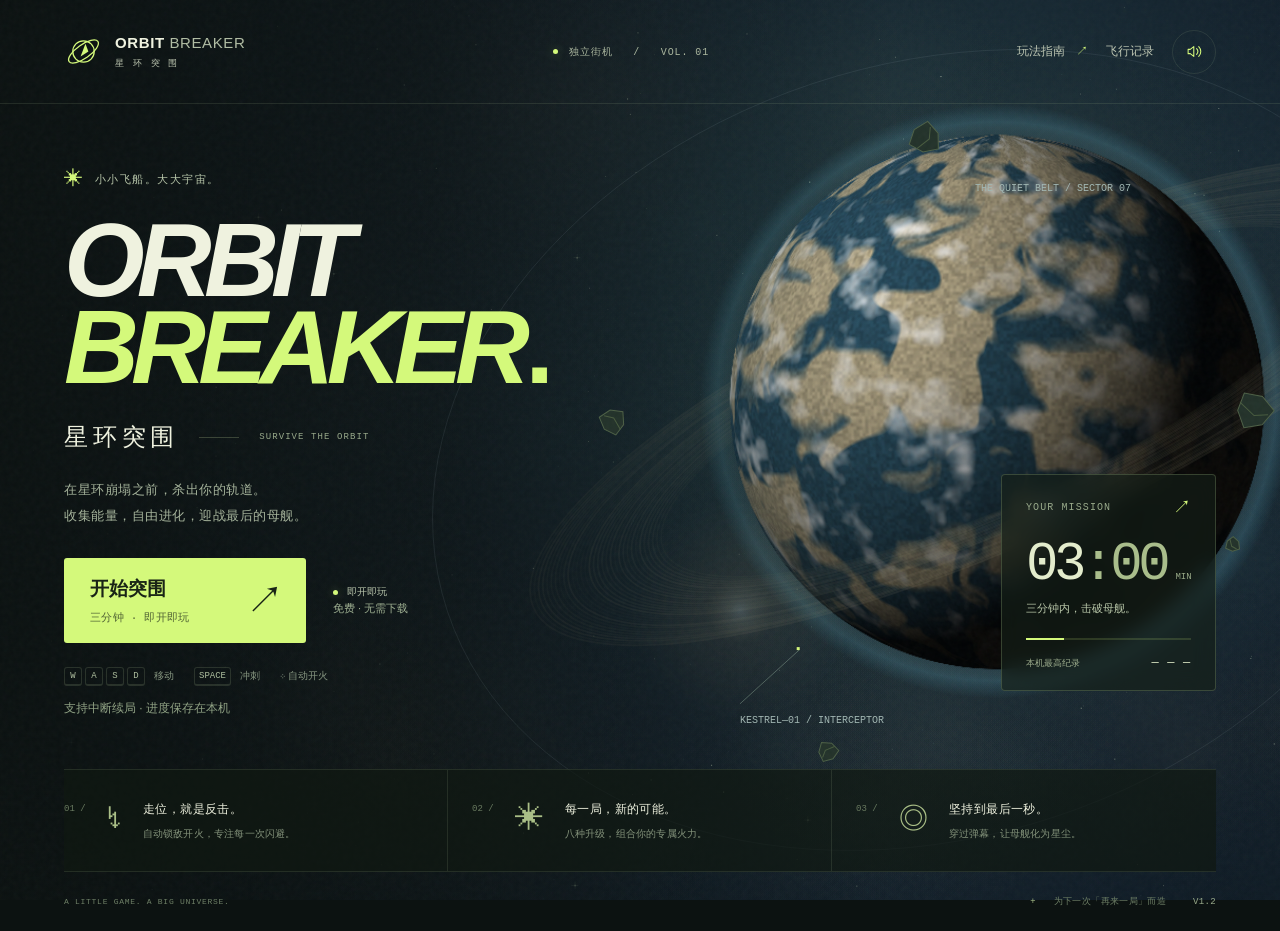
<file: index.html>
<!doctype html>
<html lang="zh-CN">
  <head>
    <meta charset="UTF-8" />
    <meta name="viewport" content="width=device-width, initial-scale=1.0, viewport-fit=cover" />
    <meta name="theme-color" content="#0c1211" />
    <meta
      name="description"
      content="星环突围 ORBIT BREAKER：三分钟太空生存街机。自动射击、自由升级、击破母舰。无需下载，电脑与手机即开即玩。"
    />
    <meta property="og:title" content="星环突围 · ORBIT BREAKER" />
    <meta property="og:description" content="一艘飞船，三分钟，整个星环。免费的太空生存街机。" />
    <meta property="og:type" content="website" />
    <title>星环突围 · ORBIT BREAKER</title>
    <link rel="icon" type="image/svg+xml" href="./releases/1.2.0/favicon.svg" />
    <link rel="stylesheet" href="./releases/1.2.0/styles.css" />
    <link rel="stylesheet" href="./releases/1.2.0/mobile.css" />
  </head>
  <body data-mode="home">
    <canvas id="universe" aria-label="星环突围游戏画面" tabindex="0"></canvas>
    <div class="grain" aria-hidden="true"></div>
    <header class="topbar">
      <a class="brand" href="./" aria-label="星环突围首页">
        <svg viewBox="0 0 40 40" aria-hidden="true">
          <ellipse cx="20" cy="20" rx="18" ry="7" transform="rotate(-35 20 20)" />
          <circle cx="20" cy="20" r="11" />
          <path d="M17 25 22 12 25 20Z" />
        </svg>
        <span>ORBIT<span class="brand-light"> BREAKER</span><small>星 环 突 围</small></span>
      </a>
      <span class="edition"><i></i> 独立街机 &nbsp; / &nbsp; VOL. 01</span>
      <nav aria-label="游戏菜单">
        <button class="text-button home-nav" id="how-to">玩法指南 <span>↗</span></button>
        <button class="text-button home-nav" id="records-button">飞行记录</button>
        <button
          class="icon-button"
          id="sound-button"
          aria-label="关闭音效"
          aria-pressed="true"
          title="关闭音效"
        >
          <svg viewBox="0 0 24 24" aria-hidden="true">
            <path d="M11 5 6 9H3v6h3l5 4V5Zm4 3a6 6 0 0 1 0 8m3-11a10 10 0 0 1 0 14" />
          </svg>
        </button>
        <button
          class="icon-button"
          id="pause-button"
          aria-label="暂停游戏"
          title="暂停 · Esc"
          hidden
        >
          Ⅱ
        </button>
      </nav>
    </header>

    <main id="home" class="home">
      <section class="hero-copy" aria-labelledby="hero-title">
        <p class="eyebrow"><span class="tiny-cross">✳</span> 小小飞船。大大宇宙。</p>
        <h1 id="hero-title">
          ORBIT<br /><span>BREAKER<span class="title-dot">.</span></span>
        </h1>
        <div class="chinese-title">
          <span>星环突围</span><span class="title-rule"></span
          ><span class="mono">SURVIVE THE ORBIT</span>
        </div>
        <p class="hero-description">
          在星环崩塌之前，杀出你的轨道。<br />收集能量，自由进化，迎战最后的母舰。
        </p>
        <div class="launch-actions">
          <button class="primary-button launch-button" id="launch-button" data-start>
            <span
              ><span id="launch-title">开始突围</span
              ><small id="launch-subtitle">三分钟 · 即开即玩</small></span
            ><span class="launch-arrow">↗</span>
          </button>
          <span class="launch-note"
            ><span class="live-dot"></span> 即开即玩<br /><span class="download-note"
              >免费 · 无需下载</span
            ><button id="new-run-button" class="text-button" hidden>新开一局 ↗</button></span
          >
        </div>
        <div class="key-hints">
          <span><kbd>W</kbd><kbd>A</kbd><kbd>S</kbd><kbd>D</kbd> 移动</span
          ><span><kbd>SPACE</kbd> 冲刺</span><span class="auto-hint">⊹ 自动开火</span>
        </div>
        <p class="touch-hint">拖动飞行 · 快划或双击冲刺</p>
        <p class="save-note" id="save-state-hint">支持中断续局 · 进度保存在本机</p>
      </section>

      <aside class="mission-card">
        <div class="mission-top"><span class="mono">YOUR MISSION</span><span>↗</span></div>
        <div class="mission-number">03<span>:00</span><span class="mission-unit">MIN</span></div>
        <p>三分钟内，击破母舰。</p>
        <div class="mission-rule"></div>
        <div class="mission-bottom">
          <span>本机最高纪录</span><strong id="best-score">— — —</strong>
        </div>
      </aside>

      <section class="feature-strip" aria-label="游戏特色">
        <div class="feature">
          <span class="feature-number">01 /</span><span class="feature-symbol">↯</span>
          <div>
            <h2>走位，就是反击。</h2>
            <p>自动锁敌开火，专注每一次闪避。</p>
          </div>
        </div>
        <div class="feature">
          <span class="feature-number">02 /</span><span class="feature-symbol">✳</span>
          <div>
            <h2>每一局，新的可能。</h2>
            <p>八种升级，组合你的专属火力。</p>
          </div>
        </div>
        <div class="feature">
          <span class="feature-number">03 /</span><span class="feature-symbol">◎</span>
          <div>
            <h2>坚持到最后一秒。</h2>
            <p>穿过弹幕，让母舰化为星尘。</p>
          </div>
        </div>
      </section>
      <footer class="home-footer">
        <span>A LITTLE GAME. A BIG UNIVERSE.</span
        ><span
          ><span class="footer-cross">+</span> 为下一次「再来一局」而造
          <span class="version">V1.2</span></span
        >
      </footer>
    </main>

    <section id="hud" class="hud" aria-label="飞行仪表" hidden>
      <div class="hud-top">
        <div class="hud-left">
          <span class="hud-label">得分</span><strong id="score">000000</strong
          ><span id="combo" class="combo">锁定目标，保持移动</span>
        </div>
        <div class="hud-center">
          <span class="hud-label" id="mission-status">母舰 02:20</span
          ><strong id="timer">03:00</strong
          ><span class="timer-track"><span id="time-progress"></span></span>
        </div>
        <div class="hud-right">
          <div class="shield-label">
            <span class="hud-label">护盾</span><span id="health-text">100 / 100</span>
          </div>
          <div class="shield-track"><span id="health-bar"></span></div>
          <span id="kills" class="hud-label">0 击破</span>
        </div>
      </div>
      <div id="boss-hud" class="boss-hud" hidden>
        <div><span>⚠ 毁灭者母舰</span><span id="boss-percent">100%</span></div>
        <span class="boss-track"><span id="boss-bar"></span></span>
      </div>
      <div class="hud-bottom">
        <div class="loadout">
          <span class="hud-label">改装</span>
          <div id="loadout-icons"><span class="empty-loadout">收集绿光，选择改装</span></div>
        </div>
        <div class="dash-control">
          <button id="dash-button" aria-label="冲刺">
            <span>»</span><span id="dash-label">冲刺就绪</span><kbd>SPACE</kbd>
          </button>
        </div>
      </div>
      <div class="xp-row">
        <span id="level">LV. 01</span>
        <div class="xp-track"><span id="xp-bar"></span></div>
        <span id="xp-label">能量 0 / 16</span>
      </div>
    </section>

    <div id="toast" class="toast" role="status" hidden></div>
    <div id="touch-controls" class="touch-controls" hidden>
      <div id="joystick" class="joystick" aria-label="拖动摇杆移动">
        <span class="joystick-ring"></span><span id="joystick-knob" class="joystick-knob"></span
        ><span class="joystick-label">拖动飞行</span>
      </div>
      <button id="touch-dash" class="touch-dash" aria-label="冲刺">
        »<small id="touch-dash-label">冲刺</small>
      </button>
    </div>

    <dialog id="help-dialog" class="panel-dialog">
      <button class="dialog-close" data-close aria-label="关闭玩法指南">×</button>
      <p class="eyebrow">FLIGHT MANUAL / 01</p>
      <h2>第一次出航？</h2>
      <p class="dialog-intro">你的飞船会自动攻击最近的敌人。你只管移动。</p>
      <ol class="manual-list">
        <li>
          <span>01</span>
          <div>
            <h3>保持移动，穿过空隙。</h3>
            <p>WASD 或方向键移动。手机按住战场拖动，摇杆会跟随手指。</p>
          </div>
        </li>
        <li>
          <span>02</span>
          <div>
            <h3>关键时刻，冲刺脱险。</h3>
            <p>
              按住拖动后快速划动，或双击战场即可冲刺。也支持空格和冲刺按钮；静止时沿上次移动方向突进。
            </p>
          </div>
        </li>
        <li>
          <span>03</span>
          <div>
            <h3>收集能量，改造飞船。</h3>
            <p>靠近绿色晶体获取经验，升级时选择一项改装。珊瑚色晶体还会修复护盾。</p>
          </div>
        </li>
        <li>
          <span>04</span>
          <div>
            <h3>在三分钟内击破母舰。</h3>
            <p>母舰在 02:20 抵达。顺着屏幕边缘的箭头接近它，边移动边输出。</p>
          </div>
        </li>
      </ol>
      <p class="manual-note">Esc / P 暂停 · 升级时按 1 / 2 / 3 选择 · 自动保存进度，切回可继续</p>
      <button class="primary-button wide" data-start>开启新飞行 ↗</button>
    </dialog>

    <dialog id="records-dialog" class="panel-dialog">
      <button class="dialog-close" data-close aria-label="关闭飞行记录">×</button>
      <p class="eyebrow">FLIGHT LOG</p>
      <h2>每次出航，都算数。</h2>
      <p class="dialog-intro">记录只保存在当前浏览器。</p>
      <div class="record-stats">
        <div><strong id="record-runs">0</strong><span>完成飞行</span></div>
        <div><strong id="record-wins">0</strong><span>成功突围</span></div>
        <div><strong id="record-kills">0</strong><span>累计击破</span></div>
      </div>
      <div id="record-list"></div>
      <button class="primary-button wide" data-start>开启下一次飞行 ↗</button>
    </dialog>

    <dialog id="upgrade-dialog" class="upgrade-dialog">
      <p class="eyebrow">SYSTEM UPGRADE / <span id="upgrade-level">LEVEL 02</span></p>
      <h2>选择你的进化。</h2>
      <p class="dialog-intro">战场已暂停。三选一，让下一轮火力更猛烈。</p>
      <div id="upgrade-options" class="upgrade-options"></div>
      <p class="upgrade-tip">点击卡片，或按 <kbd>1</kbd> <kbd>2</kbd> <kbd>3</kbd> 选择</p>
    </dialog>

    <dialog id="pause-dialog" class="panel-dialog compact-dialog">
      <p class="eyebrow">TAKE A BREATH</p>
      <h2>宇宙可以等一会儿。</h2>
      <p class="dialog-intro" id="pause-description">进度已保存。准备好后，继续你的突围。</p>
      <button class="primary-button wide" id="resume-button">继续飞行 ↗</button
      ><button class="secondary-button wide" id="save-home-button">保存并返回基地</button
      ><button class="text-button wide" id="quit-button">放弃本局</button>
    </dialog>

    <dialog id="result-dialog" class="panel-dialog result-dialog">
      <p id="result-eyebrow" class="eyebrow">FLIGHT COMPLETE</p>
      <div class="result-emblem" id="result-emblem">↗</div>
      <h2 id="result-title">星环记住了你。</h2>
      <p id="result-description" class="dialog-intro"></p>
      <div class="result-score">
        <span>本局得分</span><strong id="result-score">000000</strong
        ><span id="new-record" hidden>✳ NEW PERSONAL BEST</span>
      </div>
      <div class="record-stats result-stats">
        <div><strong id="result-time">00:00</strong><span>生存时间</span></div>
        <div><strong id="result-kills">0</strong><span>击破敌舰</span></div>
        <div><strong id="result-level">1</strong><span>改装等级</span></div>
      </div>
      <button class="primary-button wide" data-start>再来一局 ↗</button>
      <div class="result-actions">
        <button class="text-button" id="share-button">复制战绩与链接 ↗</button
        ><button class="text-button" id="home-button">返回基地</button>
      </div>
      <p class="share-status" id="share-status" role="status"></p>
    </dialog>
    <noscript><div class="fatal-error">请启用 JavaScript 后再开始游戏。</div></noscript>
    <div class="fatal-error" id="fatal-error" role="alert" hidden></div>
    <script type="module" src="./releases/1.2.0/src/main.mjs"></script>
  </body>
</html>
</file>
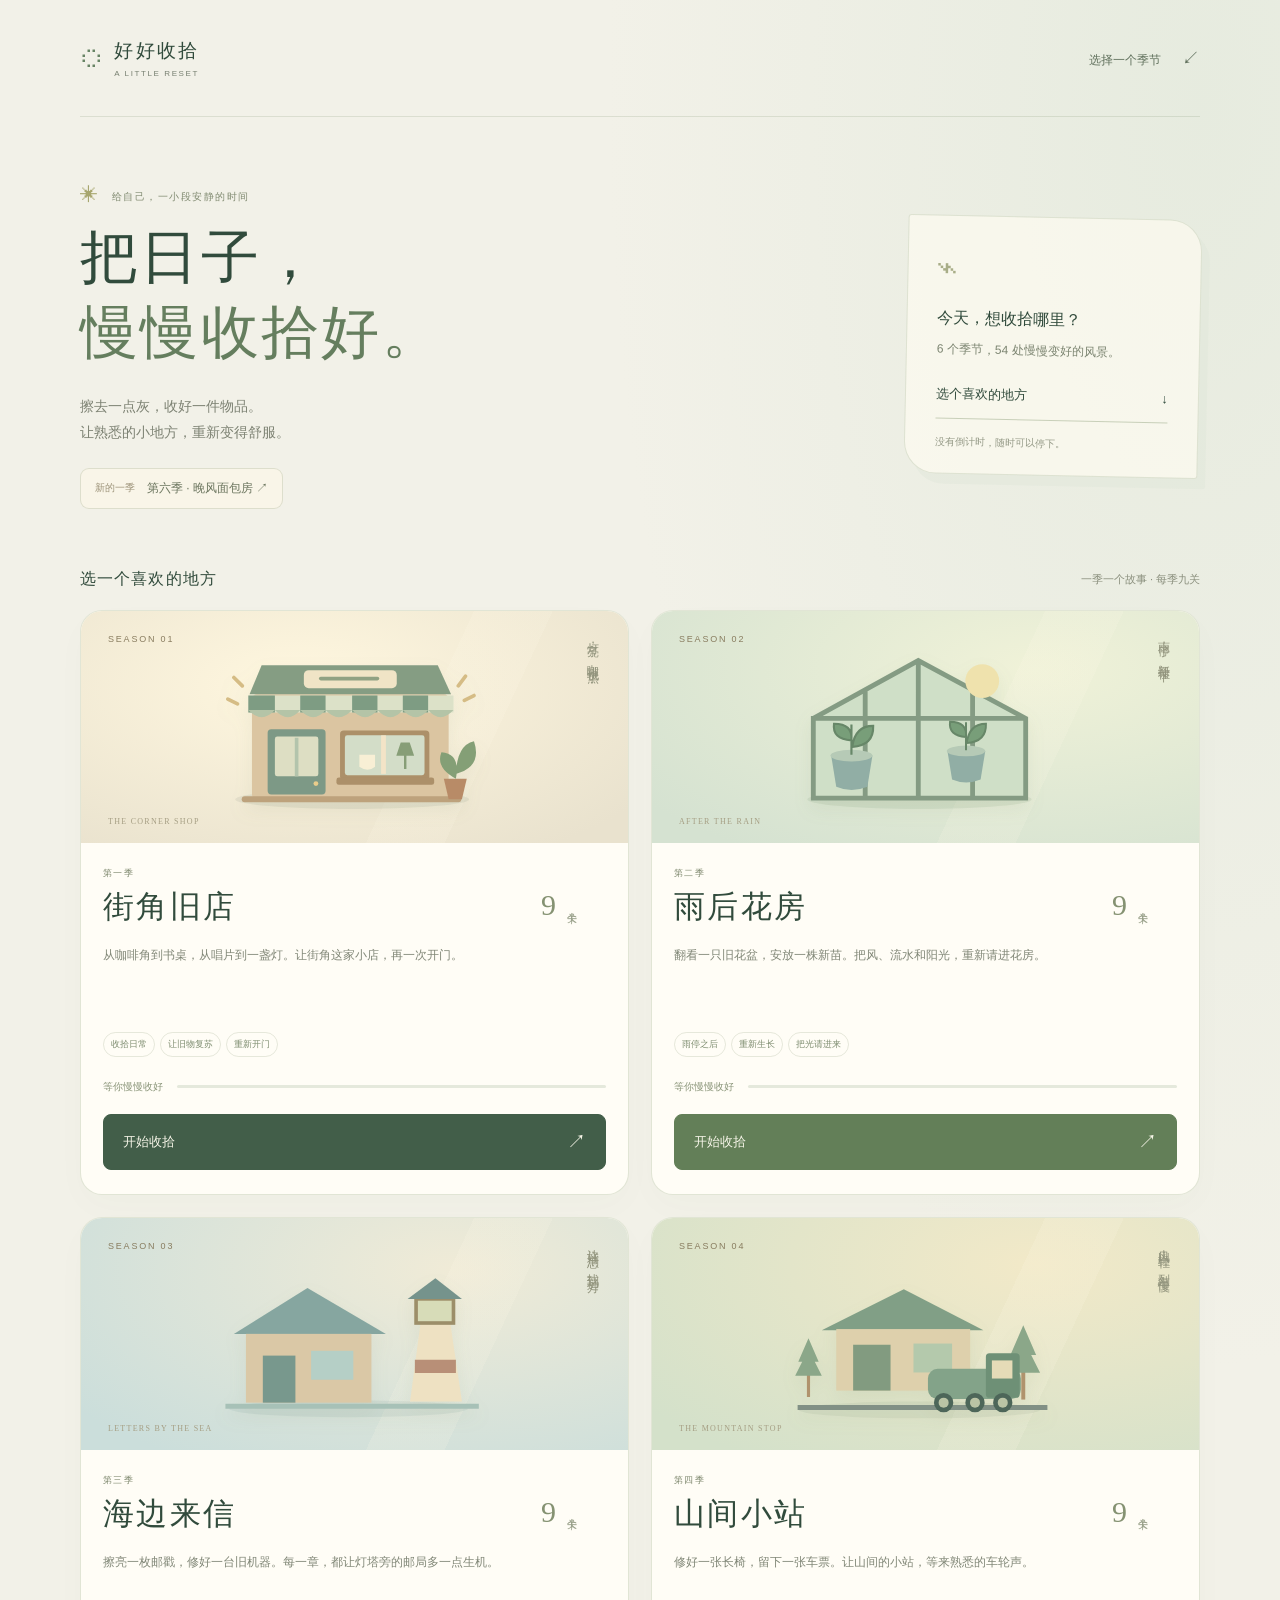
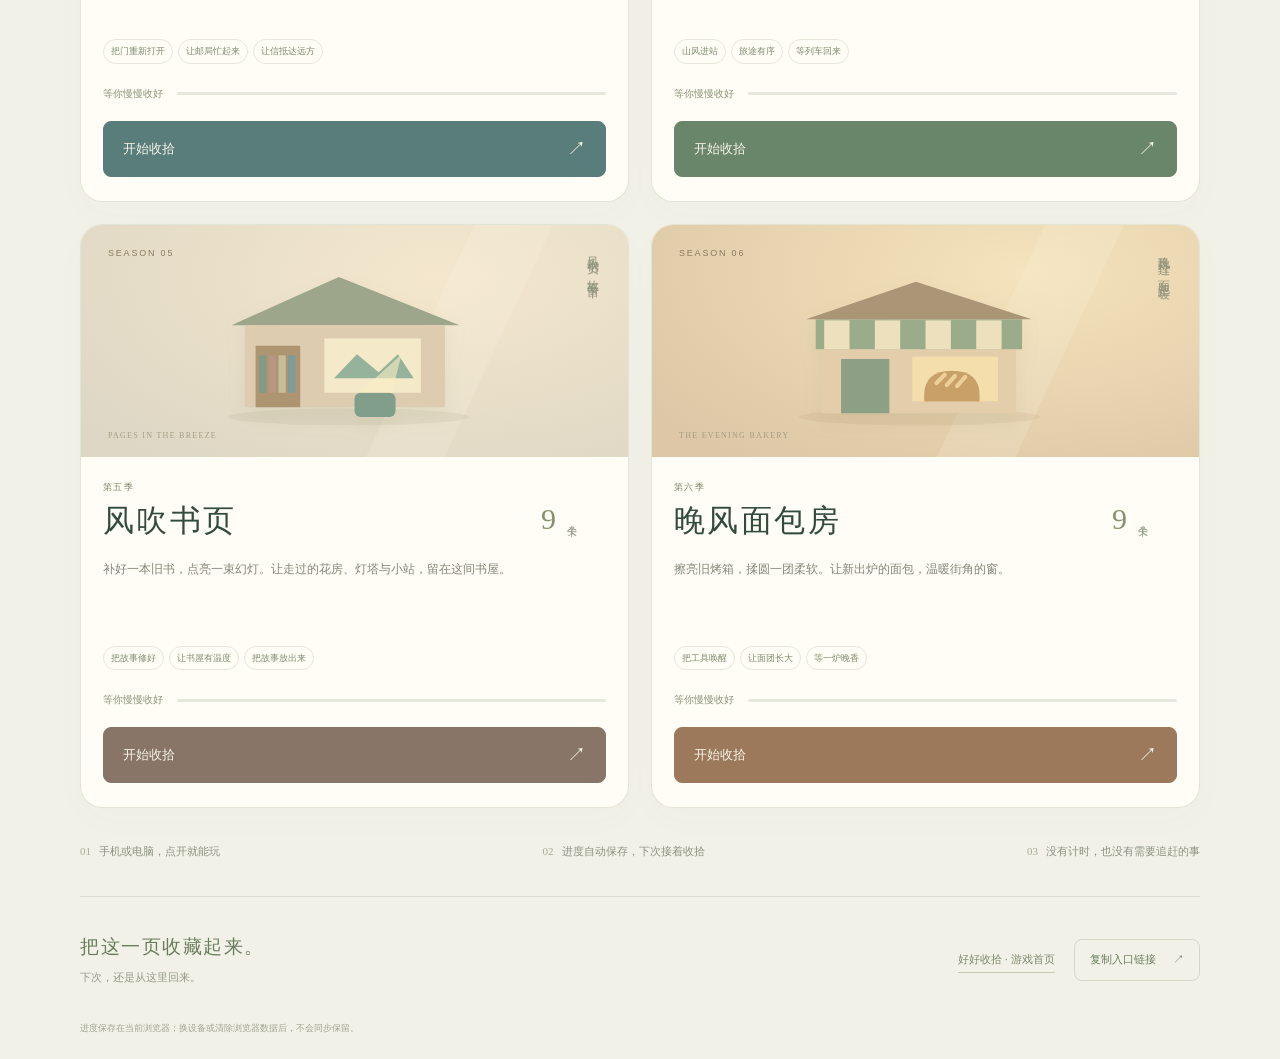
<file: quiet-workshop/index.html>
<!doctype html>
<html lang="zh-CN">
  <head>
    <meta charset="UTF-8" />
    <meta name="viewport" content="width=device-width,initial-scale=1,viewport-fit=cover" />
    <meta name="theme-color" content="#f2f1e8" />
    <meta name="description" content="好好收拾的固定入口。选一个喜欢的地方，清洁、整理、修复。六季五十四关，在小店、花房、邮局、小站、书屋和面包房里慢慢找回舒服的秩序。" />
    <title>好好收拾 · 把日子慢慢收拾好</title>
    <link rel="icon" type="image/svg+xml" href="./assets/favicon-DkzWbQVf.svg" />
    <script type="module" crossorigin src="./assets/index-DuD9z3Gp.js"></script>
    <link rel="stylesheet" crossorigin href="./assets/index-BzH3wXx7.css">
  <link rel="canonical" href="https://yuanhongboo.github.io/orbit-breaker/quiet-workshop/" /></head>
  <body>
    <header class="page-header">
      <a class="brand" href="./" aria-label="好好收拾首页"><span class="brand-symbol">◌</span><span>好好收拾<small>A LITTLE RESET</small></span></a>
      <a class="header-link" href="#seasons">选择一个季节 <span>↙</span></a>
    </header>
    <main>
      <section class="welcome" aria-labelledby="welcome-title">
        <div class="welcome-copy"><p class="eyebrow"><span class="tiny-sun">✳</span> 给自己，一小段安静的时间</p><h1 id="welcome-title">把日子，<br /><em>慢慢收拾好。</em></h1><p class="intro">擦去一点灰，收好一件物品。<br />让熟悉的小地方，重新变得舒服。</p>
        <div id="latest-season" class="latest-season-wrap"><a id="latest-season-link" class="latest-season" href="https://yuanhongboo.github.io/orbit-breaker/quiet-workshop/v0.8.0/?season=evening-bakery"><span>新的一季</span>第六季 · 晚风面包房 ↗</a></div></div><aside class="return-note" aria-label="回到你的进度"><span class="note-mark">⌁</span><p id="return-heading">今天，想收拾哪里？</p><span id="return-detail">六个季节，五十四处慢慢变好的风景。</span><a id="resume-link" class="resume-link" href="#seasons">选个喜欢的地方 <span>↓</span></a><small>没有倒计时，随时可以停下。</small></aside>
      </section>
      <section id="seasons" class="seasons" aria-labelledby="seasons-title">
        <div class="section-heading"><h2 id="seasons-title">选一个喜欢的地方</h2><span>一季一个故事 · 每季九关</span></div>
        <div class="season-grid" id="season-catalog"><article class="season-card shop" data-season="street-shop"><div class="art-wrap"><span class="season-tag">SEASON 01</span><span class="card-annotation">灯亮了，咖啡也热了。</span><div class="season-art"><svg viewBox="0 0 250 150" aria-hidden="true" focusable="false"><ellipse cx="128" cy="132" rx="97" ry="8" fill="#394e3d" opacity=".08"/>
    <rect x="45" y="45" width="163" height="87" rx="4" fill="#dbc5a1"/>
    <path d="M43 45l10-24h146l11 24z" fill="#859d83"/>
    <rect x="88" y="25" width="77" height="15" rx="4" fill="#f0e4c6"/>
    <path d="M102 32h47" stroke="#90a183" stroke-width="3" stroke-linecap="round"/>
    <path d="M42 46h170v14H42z" fill="#dce1c8"/>
    <path d="M42 46h22v14H42zm43 0h21v14H85zm43 0h21v14h-21zm42 0h21v14h-21z" fill="#7e9c83"/>
    <path d="M42 58q11 12 22 0 11 12 21 0 11 12 21 0 11 12 22 0 11 12 21 0 11 12 21 0 11 12 21 0 10 12 21 0" fill="#b4c4a7"/>
    <rect x="58" y="74" width="48" height="54" rx="3" fill="#7d9986"/>
    <rect x="64" y="80" width="36" height="33" rx="2" fill="#dddec3"/>
    <path d="M82 81v32" stroke="#b3c4ac" stroke-width="3"/>
    <circle cx="98" cy="119" r="2" fill="#e9cc8b"/>
    <rect x="118" y="75" width="74" height="41" rx="3" fill="#ac9069"/>
    <rect x="122" y="79" width="66" height="33" rx="2" fill="#d3ddc8"/>
    <path d="M154 79v32" stroke="#f3e4c7" stroke-width="4"/>
    <path d="M134 95h13v10q-6 5-13 0z" fill="#f8efd5"/>
    <path d="M166 95h12l-3-9h-6zm6 0v12" fill="#879e77" stroke="#879e77" stroke-width="2"/>
    <rect x="115" y="114" width="81" height="6" rx="2" fill="#ac9069"/>
    <path d="M39 132h177" stroke="#bda27c" stroke-width="5" stroke-linecap="round"/>
    <path d="M204 115h19l-4 17h-11z" fill="#b88b67"/>
    <path d="M214 115q-17-9-12-22 16 1 12 22m0-4q1-24 15-27 7 21-15 27" fill="#849f76"/>
    <path d="M25 49l8 4m-3-22 7 7m184 12 8-4m-13-8 6-8" stroke="#d5bc85" stroke-width="3" stroke-linecap="round"/>
  </svg></div><span class="art-caption">THE CORNER SHOP</span></div><div class="card-content"><div class="card-title"><div><p class="eyebrow">第一季</p><h3>街角旧店</h3></div><span class="level-count">9<small>个关卡</small></span></div><p class="season-description">从咖啡角到书桌，从唱片到一盏灯。让街角这家小店，再一次开门。</p><div class="chapter-tags"><span>收拾日常</span><span>让旧物复苏</span><span>重新开门</span></div><div class="card-progress"><span id="progress-street-shop">等你慢慢收好</span><div class="progress-track" aria-hidden="true"><i id="fill-street-shop"></i></div></div><a class="play-link" id="play-street-shop" href="https://yuanhongboo.github.io/orbit-breaker/quiet-workshop/v0.8.0/?season=street-shop">开始收拾 <span>↗</span></a></div></article><article class="season-card garden" data-season="rain-garden"><div class="art-wrap"><span class="season-tag">SEASON 02</span><span class="card-annotation">雨停了，新绿住下。</span><div class="season-art"><svg viewBox="0 0 250 150" aria-hidden="true"><ellipse cx="125" cy="132" rx="93" ry="8" fill="#527951" opacity=".1"/><path d="M37 65l87-48 89 48v66H37z" fill="#cfdfc7"/><path d="M37 65l87-48 89 48v66H37V65h176M80 42v89m89-89v89M124 17v114" fill="none" stroke="#849b83" stroke-width="4"/><circle cx="177" cy="34" r="14" fill="#efe2ad"/><g transform="translate(-4 49) scale(.6)"><path d="M93 78h57l-7 43q-22 9-43 0z" fill="#91aea5"/><ellipse cx="121" cy="78" rx="29" ry="8" fill="#b6cab6"/><path d="M121 77V35m0 22q-27-2-24-23 26 0 24 23m1 9q4-29 29-29 1 27-29 29" fill="#789e79" stroke="#678768" stroke-width="3"/></g><g transform="translate(97 49) scale(.55)"><path d="M93 78h57l-7 43q-22 9-43 0z" fill="#91aea5"/><ellipse cx="121" cy="78" rx="29" ry="8" fill="#b6cab6"/><path d="M121 77V35m0 22q-27-2-24-23 26 0 24 23m1 9q4-29 29-29 1 27-29 29" fill="#789e79" stroke="#678768" stroke-width="3"/></g></svg></div><span class="art-caption">AFTER THE RAIN</span></div><div class="card-content"><div class="card-title"><div><p class="eyebrow">第二季</p><h3>雨后花房</h3></div><span class="level-count">9<small>个关卡</small></span></div><p class="season-description">翻看一只旧花盆，安放一株新苗。把风、流水和阳光，重新请进花房。</p><div class="chapter-tags"><span>雨停之后</span><span>重新生长</span><span>把光请进来</span></div><div class="card-progress"><span id="progress-rain-garden">等你慢慢收好</span><div class="progress-track" aria-hidden="true"><i id="fill-rain-garden"></i></div></div><a class="play-link" id="play-rain-garden" href="https://yuanhongboo.github.io/orbit-breaker/quiet-workshop/v0.8.0/?season=rain-garden">开始收拾 <span>↗</span></a></div></article><article class="season-card post" data-season="lighthouse-post"><div class="art-wrap"><span class="season-tag">SEASON 03</span><span class="card-annotation">让好消息，找到远方。</span><div class="season-art"><svg viewBox="0 0 250 150" aria-hidden="true" focusable="false"><ellipse cx="125" cy="134" rx="99" ry="7" fill="#557b7d" opacity=".09"/><path d="M30 72l61-38 65 38" fill="#86a6a0"/><rect x="40" y="72" width="104" height="57" fill="#dac8a6"/><rect x="54" y="90" width="27" height="39" fill="#78988d"/><rect x="94" y="86" width="35" height="24" fill="#b5cfc6"/><path d="M176 128l9-67h24l10 67" fill="#eee1c2"/><path d="M180 99h34" stroke="#b88f77" stroke-width="11"/><rect x="181" y="43" width="31" height="20" fill="#d7dcb8" stroke="#9c8e69" stroke-width="3"/><path d="M174 43l23-17 22 17z" fill="#75938c"/><path d="M23 132h210" stroke="#a7c1b7" stroke-width="4"/></svg></div><span class="art-caption">LETTERS BY THE SEA</span></div><div class="card-content"><div class="card-title"><div><p class="eyebrow">第三季</p><h3>海边来信</h3></div><span class="level-count">9<small>个关卡</small></span></div><p class="season-description">擦亮一枚邮戳，修好一台旧机器。每一章，都让灯塔旁的邮局多一点生机。</p><div class="chapter-tags"><span>把门重新打开</span><span>让邮局忙起来</span><span>让信抵达远方</span></div><div class="card-progress"><span id="progress-lighthouse-post">等你慢慢收好</span><div class="progress-track" aria-hidden="true"><i id="fill-lighthouse-post"></i></div></div><a class="play-link" id="play-lighthouse-post" href="https://yuanhongboo.github.io/orbit-breaker/quiet-workshop/v0.8.0/?season=lighthouse-post">开始收拾 <span>↗</span></a></div></article><article class="season-card station" data-season="mountain-station"><div class="art-wrap"><span class="season-tag">SEASON 04</span><span class="card-annotation">山风轻轻，列车慢慢。</span><div class="season-art"><svg viewBox="0 0 250 150" aria-hidden="true" focusable="false"><ellipse cx="125" cy="135" rx="100" ry="7" fill="#657f62" opacity=".09"/><g transform="translate(33 97) scale(0.65)"><path d="M0 0v42" stroke="#b0936d" stroke-width="4"/><path d="M0-19l-17 34h34zm0-14l-13 30h26z" fill="#8ba789"/></g><g transform="translate(211 92) scale(0.82)"><path d="M0 0v42" stroke="#b0936d" stroke-width="4"/><path d="M0-19l-17 34h34zm0-14l-13 30h26z" fill="#8ba789"/></g><path d="M44 69l68-34 66 34" fill="#819f86"/><rect x="56" y="68" width="111" height="51" fill="#ded0ac"/><rect x="70" y="81" width="31" height="38" fill="#829b80"/><rect x="120" y="80" width="32" height="24" fill="#b4c9ac"/><path d="M24 133h207" stroke="#819085" stroke-width="4"/><rect x="132" y="101" width="77" height="25" rx="8" fill="#83a389"/><rect x="180" y="88" width="28" height="37" rx="3" fill="#6e9076"/><rect x="185" y="94" width="17" height="15" fill="#e5dbb7"/><circle cx="145" cy="129" r="8" fill="#4d6659"/><circle cx="145" cy="129" r="4.16" fill="#bac4a5"/><circle cx="171" cy="129" r="8" fill="#4d6659"/><circle cx="171" cy="129" r="4.16" fill="#bac4a5"/><circle cx="194" cy="129" r="8" fill="#4d6659"/><circle cx="194" cy="129" r="4.16" fill="#bac4a5"/></svg></div><span class="art-caption">THE MOUNTAIN STOP</span></div><div class="card-content"><div class="card-title"><div><p class="eyebrow">第四季</p><h3>山间小站</h3></div><span class="level-count">9<small>个关卡</small></span></div><p class="season-description">修好一张长椅，留下一张车票。让山间的小站，等来熟悉的车轮声。</p><div class="chapter-tags"><span>山风进站</span><span>旅途有序</span><span>等列车回来</span></div><div class="card-progress"><span id="progress-mountain-station">等你慢慢收好</span><div class="progress-track" aria-hidden="true"><i id="fill-mountain-station"></i></div></div><a class="play-link" id="play-mountain-station" href="https://yuanhongboo.github.io/orbit-breaker/quiet-workshop/v0.8.0/?season=mountain-station">开始收拾 <span>↗</span></a></div></article><article class="season-card book" data-season="hillside-library"><div class="art-wrap"><span class="season-tag">SEASON 05</span><span class="card-annotation">风吹书页，故事留下。</span><div class="season-art"><svg viewBox="0 0 250 150" aria-hidden="true" focusable="false"><ellipse cx="125" cy="135" rx="100" ry="7" fill="#776950" opacity=".08"/><path d="M28 59l89-40 100 40" fill="#9da68b"/><rect x="39" y="59" width="166" height="68" fill="#deccb0"/><rect x="105" y="70" width="80" height="45" fill="#f4e9c9"/><path d="M113 103l19-20 18 15 16-15 13 20" fill="#95b29a"/><rect x="48" y="76" width="37" height="51" fill="#ac9570"/><path d="M54 84v31" stroke="#829b87" stroke-width="6"/><path d="M62 84v31" stroke="#b99583" stroke-width="6"/><path d="M70 84v31" stroke="#c7bd98" stroke-width="6"/><path d="M78 84v31" stroke="#7f9c9a" stroke-width="6"/><rect x="130" y="115" width="34" height="20" rx="5" fill="#819e8a"/><path d="M134 115l35-32-8 32z" fill="#fbefc5" opacity=".6"/></svg></div><span class="art-caption">PAGES IN THE BREEZE</span></div><div class="card-content"><div class="card-title"><div><p class="eyebrow">第五季</p><h3>风吹书页</h3></div><span class="level-count">9<small>个关卡</small></span></div><p class="season-description">补好一本旧书，点亮一束幻灯。让走过的花房、灯塔与小站，留在这间书屋。</p><div class="chapter-tags"><span>把故事修好</span><span>让书屋有温度</span><span>把故事放出来</span></div><div class="card-progress"><span id="progress-hillside-library">等你慢慢收好</span><div class="progress-track" aria-hidden="true"><i id="fill-hillside-library"></i></div></div><a class="play-link" id="play-hillside-library" href="https://yuanhongboo.github.io/orbit-breaker/quiet-workshop/v0.8.0/?season=hillside-library">开始收拾 <span>↗</span></a></div></article><article class="season-card bake" data-season="evening-bakery"><div class="art-wrap"><span class="season-tag">SEASON 06</span><span class="card-annotation">晚风经过，面包正暖。</span><div class="season-art"><svg viewBox="0 0 250 150" aria-hidden="true" focusable="false"><ellipse cx="125" cy="135" rx="100" ry="7" fill="#8e7152" opacity=".09"/><path d="M31 54l91-31 96 31" fill="#ab9577"/><rect x="44" y="55" width="161" height="77" fill="#e4cdab"/><path d="M39 54h171v25H39z" fill="#9bac8b"/><path d="M46 55h21v24h-21z" fill="#ede0bc"/><path d="M88 55h21v24h-21z" fill="#ede0bc"/><path d="M130 55h21v24h-21z" fill="#ede0bc"/><path d="M172 55h21v24h-21z" fill="#ede0bc"/><rect x="60" y="87" width="40" height="45" fill="#8d9f85"/><rect x="119" y="85" width="71" height="37" fill="#f4dfac"/><g transform="translate(151 112) scale(0.85)"><path d="M-26 12v-6q0-24 27-24T28 6v6z" fill="#c8a068"/><path d="M-14-6l8-8m2 10 8-9m2 10 8-9" stroke="#edcf97" stroke-width="4" stroke-linecap="round"/></g></svg></div><span class="art-caption">THE EVENING BAKERY</span></div><div class="card-content"><div class="card-title"><div><p class="eyebrow">第六季</p><h3>晚风面包房</h3></div><span class="level-count">9<small>个关卡</small></span></div><p class="season-description">擦亮旧烤箱，揉圆一团柔软。让新出炉的面包，温暖街角的窗。</p><div class="chapter-tags"><span>把工具唤醒</span><span>让面团长大</span><span>等一炉晚香</span></div><div class="card-progress"><span id="progress-evening-bakery">等你慢慢收好</span><div class="progress-track" aria-hidden="true"><i id="fill-evening-bakery"></i></div></div><a class="play-link" id="play-evening-bakery" href="https://yuanhongboo.github.io/orbit-breaker/quiet-workshop/v0.8.0/?season=evening-bakery">开始收拾 <span>↗</span></a></div></article></div>
      </section>
      <section class="quiet-promises" aria-label="游玩方式"><p><span>01</span>手机或电脑，点开就能玩</p><p><span>02</span>进度自动保存，下次接着收拾</p><p><span>03</span>没有计时，也没有需要追赶的事</p></section>
      <footer class="page-footer"><div><strong>把这一页收藏起来。</strong><p>下次，还是从这里回来。</p></div><div class="bookmark"><a id="fixed-link" href="./">好好收拾 · 游戏首页</a><button id="copy-link" type="button">复制入口链接 <span>↗</span></button><span id="copy-status" role="status" aria-live="polite"></span></div><small class="storage-note">进度保存在当前浏览器；换设备或清除浏览器数据后，不会同步保留。</small></footer>
    </main>
    <noscript><p class="noscript-note">请启用 JavaScript 以进入游戏。这个页面可以收藏，下次仍从这里开始。</p></noscript>
  </body>
</html>
</file>
<file: releases/1.2.0/styles.css>
:root{color-scheme:dark;--bg:#0c1211;--panel:#141e18;--lime:#d4f97b;--white:#eff2df;--muted:#9aa895;--line:#a4b49026;--coral:#ff9780;--font:Inter,"Helvetica Neue",Arial,"PingFang SC","Microsoft YaHei",sans-serif;--mono:"SFMono-Regular",Consolas,"Liberation Mono",monospace}
*{box-sizing:border-box}html,body{margin:0;min-height:100%;background:var(--bg);color:var(--white);font-family:var(--font)}body{overflow-x:hidden}button,a{-webkit-tap-highlight-color:transparent}button{font:inherit;color:inherit;cursor:pointer}button{border:0;background:none}button:disabled{cursor:default}button:focus-visible,a:focus-visible,canvas:focus-visible{outline:2px solid var(--lime);outline-offset:5px}button:hover{filter:brightness(1.12)}button:active{transform:translateY(1px)}a{color:inherit;text-decoration:none}[hidden]{display:none!important}::selection{background:var(--lime);color:var(--bg)}
#universe{position:fixed;inset:0;width:100%;height:100%;z-index:0;outline:none}.grain{position:fixed;inset:0;pointer-events:none;z-index:1;opacity:.045;background-image:url("data:image/svg+xml,%3Csvg viewBox='0 0 180 180' xmlns='http://www.w3.org/2000/svg'%3E%3Cfilter id='n'%3E%3CfeTurbulence type='fractalNoise' baseFrequency='.94' numOctaves='3' stitchTiles='stitch'/%3E%3C/filter%3E%3Cpath fill='%23fff' filter='url(%23n)' opacity='.7' d='M0 0h180v180H0z'/%3E%3C/svg%3E")}
.topbar{position:relative;z-index:5;height:104px;display:flex;align-items:center;justify-content:space-between;max-width:1600px;margin:auto;padding:0 5%;border-bottom:1px solid var(--line)}.brand{display:flex;align-items:center;gap:12px;font-weight:800;font-size:15px;letter-spacing:.04em}.brand svg{width:39px;height:39px;stroke:var(--lime);stroke-width:1.3;fill:none}.brand svg path{fill:var(--lime);stroke:none}.brand small{display:block;font-size:9px;letter-spacing:.35em;margin-top:6px;color:#bbc4af;font-weight:500}.brand-light{font-weight:400;color:#b1bda4}.edition{font:10px var(--mono);letter-spacing:.09em;color:#aab69e;display:flex;align-items:center}.edition i,.live-dot{display:inline-block;width:5px;height:5px;border-radius:50%;background:var(--lime);box-shadow:0 0 10px #d4f97b55}.edition i{margin-right:11px}.topbar nav{display:flex;align-items:center;gap:30px}.text-button{padding:10px 0;color:#bcc5b2;font-size:12px}.text-button span{margin-left:8px;color:var(--lime)}.icon-button{width:35px;height:35px;display:grid;place-items:center;border:1px solid var(--line);border-radius:50%;color:var(--lime);font-size:16px}.icon-button svg{width:17px;height:17px;fill:none;stroke:currentColor;stroke-width:1.5;stroke-linecap:round;stroke-linejoin:round}.icon-button[aria-pressed=false]{color:#6f7d70}.home{position:relative;z-index:2;max-width:1600px;margin:auto;padding:0 5%}.hero-copy{padding:64px 0 52px;width:57%;position:relative}.eyebrow{font-size:11px;letter-spacing:.14em;color:#b7c5a9;margin:0 0 27px;display:flex;align-items:center;gap:10px}.tiny-cross{font-size:19px;color:var(--lime)}h1{font-size:clamp(72px,8.1vw,127px);line-height:.84;letter-spacing:-.075em;margin:0 0 26px;font-weight:900;font-style:italic}h1>span{color:var(--lime)}.title-dot{font-style:normal;margin-left:3px}.chinese-title{display:flex;align-items:center;gap:20px;margin-top:30px}.chinese-title>span:first-child{font-size:24px;font-weight:500;letter-spacing:.2em}.title-rule{width:40px;height:1px;background:#a2b3864d}.mono{font:10px var(--mono);letter-spacing:.11em;color:#99aa8b}.chinese-title .mono{font-size:9px;letter-spacing:.12em}.hero-description{color:#a5b39b;font-size:13px;line-height:1.95;letter-spacing:.04em;margin:24px 0 30px}.launch-actions{display:flex;align-items:center;gap:27px}.primary-button{display:flex;justify-content:space-between;align-items:center;background:var(--lime);color:#192416;min-height:54px;padding:15px 24px;font-size:14px;font-weight:700;border-radius:3px;transition:background .15s,transform .15s}.primary-button:hover{background:#e4ffa6;box-shadow:0 5px 25px #a8d75013}.launch-button{min-width:242px;padding:18px 22px 18px 26px;text-align:left;font-size:19px}.launch-button small{display:block;font:8px var(--mono);letter-spacing:.055em;margin-top:8px;font-weight:500;opacity:.7}.launch-arrow{font:38px var(--font);font-weight:300;margin-left:37px;line-height:1}.launch-note{font-size:10px;color:#b8c4ab;line-height:2}.launch-note .live-dot{margin-right:6px}.launch-note>span:last-child{color:#899781;font-size:9px}.key-hints{display:flex;align-items:center;gap:20px;color:#879781;font-size:10px;margin-top:24px}.key-hints>span{display:flex;align-items:center;gap:3px}.key-hints kbd:last-of-type{margin-right:6px}kbd{display:inline-grid;place-items:center;min-width:18px;height:19px;padding:1px 4px;border:1px solid #a0b48c32;border-bottom-width:2px;border-radius:3px;font:9px var(--mono);color:#aebf9f}.auto-hint{gap:5px!important}.touch-hint{display:none}
.mission-card{position:absolute;right:5%;top:370px;width:215px;background:#141f18a6;backdrop-filter:blur(10px);padding:20px 24px;border:1px solid #bbd79838;border-radius:4px}.mission-top{display:flex;justify-content:space-between;align-items:center}.mission-top>span:last-child{color:var(--lime);font-size:18px}.mission-number{font:54px var(--mono);letter-spacing:-.08em;margin-top:15px;display:flex;align-items:baseline;color:#e3eccc}.mission-number>span:first-child{color:#a9bd8b}.mission-unit{font:9px var(--mono);letter-spacing:0;margin-left:9px;color:#99aa88}.mission-card p{font-size:11px;color:#b9c7a9;margin:6px 0 22px}.mission-rule{height:2px;margin-bottom:16px;background:linear-gradient(90deg,var(--lime) 23%,#d4f97b26 23%)}.mission-bottom{display:flex;justify-content:space-between;align-items:center;font-size:9px;color:#9eae8e}.mission-bottom strong{font:12px var(--mono);color:#d4e0bf;letter-spacing:.06em}.feature-strip{display:grid;grid-template-columns:repeat(3,1fr);border-top:1px solid var(--line);border-bottom:1px solid var(--line);background:#111912b3}.feature{display:flex;gap:21px;align-items:center;position:relative;padding:31px 24px 30px}.feature:not(:last-child){border-right:1px solid var(--line)}.feature:first-child{padding-left:0}.feature-number{align-self:flex-start;font:9px var(--mono);color:#697a60;margin-top:3px}.feature-symbol{font-size:29px;color:#aabf87;font-family:var(--mono);line-height:1}.feature h2{font-size:12px;font-weight:500;letter-spacing:.04em;margin:0 0 9px}.feature p{font-size:10px;letter-spacing:.02em;margin:0;color:#84937b}.home-footer{display:flex;justify-content:space-between;align-items:center;padding:23px 0;color:#6f8067;font:8px var(--mono);letter-spacing:.09em}.home-footer>span:last-child{font-family:var(--font);font-size:9px;letter-spacing:.04em}.footer-cross{margin-right:15px;color:#a0b783}.version{margin-left:24px;color:#9aab8b;font-family:var(--mono)}
body[data-mode=game]{overflow:hidden}body[data-mode=game] .topbar{position:fixed;width:100%;height:72px;max-width:none;padding:0 32px;border:0;pointer-events:none}body[data-mode=game] .topbar nav,body[data-mode=game] .brand{pointer-events:auto}body[data-mode=game] .brand small,body[data-mode=game] .edition{display:none}body[data-mode=game] .brand{font-size:11px}body[data-mode=game] .brand svg{width:28px;height:28px}body[data-mode=game] .topbar nav{gap:10px}.hud{position:fixed;z-index:3;inset:0;pointer-events:none}.hud-top{position:absolute;top:92px;left:40px;right:40px;display:flex;justify-content:space-between;gap:20px}.hud-label{font:9px var(--mono);letter-spacing:.06em;color:#9caa8e}.hud-left,.hud-center,.hud-right{display:flex;flex-direction:column;gap:8px;min-width:190px}.hud-left>strong{font:32px var(--mono);letter-spacing:-.05em}.combo{font:10px var(--font);color:var(--lime);min-height:14px}.hud-center{text-align:center;position:absolute;left:50%;transform:translateX(-50%)}.hud-center>strong{font:38px var(--mono);letter-spacing:-.06em}.timer-track{width:140px;height:2px;margin:auto;background:#a6be7930}.timer-track>span{display:block;height:100%;background:#c3d5a3;width:100%}.hud-right{align-items:flex-end}.shield-label{display:flex;align-items:center;gap:16px}.shield-label>span:last-child{font:10px var(--mono);color:#d0dcbf}.shield-track{height:6px;background:#697e5738;width:200px}.shield-track>span{display:block;height:100%;background:var(--lime);width:100%;transition:width .15s}.hud-bottom{position:absolute;bottom:60px;left:40px;right:40px;display:flex;justify-content:space-between;align-items:end}.loadout{display:flex;flex-direction:column;gap:11px}#loadout-icons{display:flex;gap:6px;min-height:32px;align-items:center}.empty-loadout{font-size:10px;color:#8b9b80}.loadout-icon{display:grid;place-items:center;width:34px;height:34px;border:1px solid #8caa6750;border-radius:4px;color:var(--lime);font-size:22px;background:#18221ae6;position:relative;pointer-events:auto}.loadout-icon small{font:9px var(--mono);position:absolute;bottom:-2px;right:0;background:#17201a;padding:1px 3px;color:#dce7cd}.dash-control{pointer-events:auto}.dash-control button{display:flex;align-items:center;gap:12px;border:1px solid #c2de9755;background:#18221a88;border-radius:4px;padding:10px 16px;color:var(--lime)}.dash-control button>span:first-child{font-size:27px}.dash-control button>span:nth-child(2){font-size:11px;min-width:55px}.dash-control button:disabled{opacity:.45}.xp-row{position:absolute;bottom:20px;left:40px;right:40px;display:flex;align-items:center;gap:15px;font:10px var(--mono);color:#bdd397}.xp-row>span{white-space:nowrap}.xp-track{flex:1;height:3px;background:#a4c88425}.xp-track>span{display:block;width:0;height:100%;background:var(--lime);transition:width .15s}.boss-hud{position:absolute;left:50%;top:193px;transform:translateX(-50%);width:min(370px,55vw)}.boss-hud>div{display:flex;justify-content:space-between;color:var(--coral);font-size:10px;margin-bottom:7px}.boss-track{display:block;height:4px;background:#ff786322}.boss-track>span{display:block;height:100%;background:var(--coral);width:100%}.toast{position:fixed;z-index:8;top:28%;left:50%;transform:translateX(-50%);background:#1a2717ed;border:1px solid #a7ce7044;border-radius:4px;color:var(--lime);font-size:12px;letter-spacing:.06em;padding:14px 22px;pointer-events:none;text-align:center;max-width:80vw}.touch-controls{display:none;position:fixed;inset:0;pointer-events:none;z-index:4}.joystick{position:absolute;left:26px;bottom:86px;width:128px;height:128px;border:1px solid #d4f97b25;background:#d4f97b05;border-radius:50%;touch-action:none;pointer-events:auto;display:grid;place-items:center;user-select:none}.joystick-ring{width:88px;height:88px;border:1px solid #d4f97b20;border-radius:50%}.joystick-knob{position:absolute;width:48px;height:48px;border-radius:50%;background:#d4f97b25;border:1px solid #d4f97b66;pointer-events:none}.joystick-label{position:absolute;bottom:-20px;font:9px var(--mono);color:#8ea77a;letter-spacing:.1em}.touch-dash{position:absolute;right:33px;bottom:104px;border-radius:50%;width:84px;height:84px;display:flex;align-items:center;justify-content:center;flex-direction:column;background:#d4f97b1a;border:1px solid #d4f97b77;color:var(--lime);font-size:38px;line-height:1;touch-action:none;pointer-events:auto}.touch-dash small{font:9px var(--mono);margin-top:3px}.touch-dash:disabled{opacity:.4}
dialog{color:var(--white);font-family:var(--font);border:1px solid #a6c87a38;background:#121b15f7;border-radius:8px;box-shadow:0 25px 100px #0009;max-height:calc(100dvh - 40px);overflow-y:auto}dialog::backdrop{background:#070d0bcc;backdrop-filter:blur(9px)}.panel-dialog{width:min(520px,calc(100% - 32px));padding:38px}.panel-dialog .eyebrow,.upgrade-dialog .eyebrow{font:9px var(--mono);color:var(--lime);margin:0 0 20px;letter-spacing:.12em}.panel-dialog h2,.upgrade-dialog h2{font-size:28px;letter-spacing:-.03em;font-weight:550;margin:0 0 15px}.dialog-intro{font-size:12px;color:#9cac8e;line-height:1.8;margin:0 0 24px}.dialog-close{position:absolute;top:14px;right:18px;font-size:25px;color:#99ad88;line-height:1}.wide{width:100%;justify-content:center;margin-top:18px}.manual-list{list-style:none;padding:0;margin:25px 0}.manual-list li{display:flex;gap:15px;margin:20px 0}.manual-list li>span{font:11px var(--mono);color:var(--lime);padding-top:2px}.manual-list h3{font-size:13px;font-weight:500;margin:0 0 6px}.manual-list p{font-size:11px;line-height:1.8;color:#92a387;margin:0}.manual-note{font-size:9px;line-height:1.9;color:#7f9273;border-top:1px solid var(--line);padding-top:15px}.record-stats{display:flex;justify-content:space-between;padding:22px 0;border-block:1px solid var(--line);margin-bottom:20px;gap:10px}.record-stats>div{display:flex;flex-direction:column;gap:8px;text-align:center;flex:1}.record-stats strong{font:24px var(--mono);color:#d1e7b1}.record-stats span{font-size:10px;color:#92a283}.empty-record{font-size:12px;color:#9cae8a;text-align:center;padding:18px 0 25px;line-height:1.9}.record-row{display:flex;align-items:center;justify-content:space-between;padding:12px 0;border-bottom:1px solid var(--line);font:11px var(--mono);color:#adbe9b}.record-row span:first-child{font-family:var(--font);color:#a6b591}.record-row strong{color:var(--lime)}.upgrade-dialog{width:min(860px,calc(100% - 32px));padding:40px;text-align:center}.upgrade-dialog .eyebrow{justify-content:center}.upgrade-options{display:grid;grid-template-columns:repeat(3,1fr);gap:14px;text-align:left}.upgrade-card{border:1px solid #a6c67940;border-radius:5px;padding:23px 20px;background:#1c281cb3;text-align:left;transition:border-color .15s,transform .15s;position:relative;min-height:225px}.upgrade-card:hover,.upgrade-card:focus-visible{border-color:var(--lime);transform:translateY(-4px);background:#233221}.upgrade-card.blue{--card-color:#b7c7ff}.upgrade-card.coral{--card-color:#ffac8e}.upgrade-card.lime{--card-color:var(--lime)}.upgrade-card .upgrade-icon{font:42px var(--mono);line-height:1.4;color:var(--card-color);display:block;margin-bottom:12px}.upgrade-card .upgrade-label{font:8px var(--mono);color:#97ab85;letter-spacing:.12em}.upgrade-card h3{font-size:17px;font-weight:500;margin:9px 0}.upgrade-card p{font-size:11px;color:#9fb58d;line-height:1.8;margin:0}.upgrade-card .choice-key{position:absolute;right:13px;top:13px}.upgrade-tip{font-size:10px;color:#7f9770;margin:24px 0 0}.compact-dialog{padding:42px 36px}.compact-dialog h2{font-size:24px}.secondary-button{border:1px solid #a6c87a38;border-radius:4px;min-height:47px;font-size:12px;color:#9fb58d;margin-top:12px}.result-dialog{text-align:center}.result-dialog .eyebrow{justify-content:center}.result-emblem{font-size:52px;color:var(--lime);line-height:1.2;margin-bottom:14px}.result-score{display:flex;flex-direction:column;gap:10px;margin:25px 0}.result-score>span:first-child{font-size:10px;color:#95a985}.result-score strong{font:52px var(--mono);color:var(--lime);letter-spacing:-.07em}.result-score #new-record{font:9px var(--mono);color:var(--coral);letter-spacing:.1em}.result-stats{border-bottom:0;margin-bottom:0;padding-bottom:6px}.result-actions{display:flex;justify-content:space-between;margin-top:14px}.share-status{font-size:10px;color:#a4b992;line-height:1.6;margin:8px 0 0;overflow-wrap:anywhere}.fatal-error{position:fixed;z-index:50;inset:25% 10% auto;padding:30px;background:#232c20;border:1px solid var(--coral);font-size:14px;line-height:1.8}
@media(min-width:1600px){.hero-copy{padding-top:80px;padding-bottom:72px}.mission-card{top:410px}}
@media(max-width:1100px){.edition{display:none}.topbar{height:86px}.hero-copy{padding-top:53px;width:65%}h1{font-size:9.1vw}.mission-card{top:338px;width:195px;right:5%;padding:18px}.feature{gap:13px;padding:26px 17px}.feature-number{display:none}.feature-symbol{font-size:26px}.feature h2{font-size:11px}.feature p{font-size:9px}.key-hints{gap:12px}.mission-number{font-size:47px}}
@media(max-width:760px){.topbar{height:76px;padding:0 6%}.brand{font-size:12px;gap:8px}.brand small{font-size:8px}.brand svg{width:31px;height:31px}.topbar nav{gap:16px}.topbar .text-button{font-size:10px}#records-button{display:none}.home{padding:0 6%}.hero-copy{padding:48px 0 32px;width:100%;min-height:630px;display:flex;flex-direction:column;align-items:flex-start}.eyebrow{font-size:9px;letter-spacing:.1em;margin-bottom:27px}h1{font-size:clamp(66px,14vw,102px);line-height:.87;letter-spacing:-.07em;margin-bottom:12px}.chinese-title{gap:12px;margin-top:15px}.chinese-title>span:first-child{font-size:19px}.chinese-title .mono{font-size:7px}.title-rule{width:28px}.hero-description{font-size:11px;line-height:1.9;margin:21px 0 25px}.launch-actions{margin-top:auto;gap:18px;padding-top:90px}.launch-button{min-width:221px;padding:17px 22px;font-size:17px}.launch-button small{font-size:7px}.launch-arrow{font-size:31px;margin-left:20px}.launch-note{font-size:9px}.launch-note>span:last-child{font-size:8px}.key-hints{margin-top:20px;gap:13px;font-size:8px}.key-hints kbd{height:17px;min-width:16px;font-size:8px}.mission-card{display:none}.feature-strip{grid-template-columns:1fr}.feature,.feature:first-child{padding:21px 0;gap:23px}.feature:not(:last-child){border-right:0;border-bottom:1px solid var(--line)}.feature-number{display:block;font-size:9px;width:25px;margin-top:3px}.feature-symbol{width:28px;text-align:center}.feature h2{font-size:12px;margin-bottom:6px}.feature p{font-size:10px}.home-footer{padding:25px 0;gap:20px;font-size:7px}.home-footer>span:last-child{font-size:8px;text-align:right}.footer-cross{display:none}.version{margin-left:9px}.hud-top{left:20px;right:20px;top:86px}.hud-left,.hud-center,.hud-right{min-width:0;gap:6px}.hud-left>strong{font-size:23px}.hud-label{font-size:8px}.hud-center>strong{font-size:30px}.hud-center .hud-label{font-size:7px}.timer-track{width:90px}.hud-right{margin-left:auto}.shield-label{flex-direction:column;align-items:flex-end;gap:5px}.shield-track{width:83px;height:4px}.shield-label>span:last-child{font-size:9px}.combo{font-size:8px;max-width:115px}.hud-bottom{bottom:68px;left:20px;right:20px}.loadout{gap:7px}.empty-loadout{font-size:9px}.loadout-icon{width:26px;height:26px;font-size:17px}#loadout-icons{flex-wrap:wrap;max-width:235px}.loadout-icon small{font-size:7px}.dash-control button{gap:7px;padding:8px 10px}.dash-control button>span:nth-child(2){font-size:9px}.dash-control button kbd{display:none}.xp-row{bottom:25px;left:20px;right:20px;gap:10px;font-size:8px}body[data-mode=game] .topbar{height:62px;padding:0 20px}body[data-mode=game] .brand-light{display:none}.boss-hud{top:167px;width:52vw}.boss-hud>div{font-size:8px}.panel-dialog{padding:30px 25px;max-height:calc(100dvh - 30px)}.panel-dialog h2{font-size:24px}.dialog-intro{font-size:11px}.upgrade-dialog{padding:26px 22px}.upgrade-dialog h2{font-size:24px}.upgrade-options{grid-template-columns:1fr;gap:9px}.upgrade-card{min-height:110px;padding:18px 16px 16px 84px}.upgrade-card .upgrade-icon{position:absolute;left:20px;top:22px;font-size:33px}.upgrade-card h3{font-size:16px;margin:6px 0}.upgrade-card p{font-size:10px}.upgrade-card .choice-key{top:11px;right:11px}.upgrade-tip{margin-top:18px}.upgrade-dialog .dialog-intro{margin-bottom:19px}.record-stats strong{font-size:22px}.result-score strong{font-size:44px}}
@media(pointer:coarse),(max-width:760px){.key-hints{display:none}.touch-hint{display:block;font-size:9px;color:#8fa27d;margin:19px 0 0;letter-spacing:.04em}.touch-controls:not([hidden]){display:block}.dash-control{display:none}.hud-bottom{bottom:58px}.empty-loadout{font-size:9px}.loadout .hud-label{display:none}}
@media(max-height:600px) and (orientation:landscape){.topbar{height:65px}.hero-copy{padding-top:30px;padding-bottom:30px}.hero-description{margin:15px 0 20px}.key-hints{margin-top:17px}.mission-card{top:290px}.hud-top{top:70px}.boss-hud{top:143px}.panel-dialog{padding:25px}.result-emblem{display:none}.result-score{margin:14px 0}.result-score strong{font-size:34px}.record-stats{padding:14px 0}.upgrade-options{grid-template-columns:repeat(3,1fr)}.upgrade-card{padding:15px;min-height:175px}.upgrade-card .upgrade-icon{position:static;font-size:28px;margin-bottom:7px}.upgrade-dialog{padding:23px}.joystick{bottom:70px;width:110px;height:110px}.touch-dash{bottom:85px;width:74px;height:74px}.hud-bottom{bottom:55px}}
@media(prefers-reduced-motion:reduce){*{scroll-behavior:auto!important;transition:none!important}.grain{display:none}}
@media(max-width:760px){#records-button{display:block}.topbar nav{gap:12px}.joystick{bottom:110px}}

/* Keep the combat instruments legible over the planetary backdrop. */
body[data-mode=game] .hud::before{content:'';position:absolute;inset:0 0 auto;height:205px;background:linear-gradient(#071016c9,#07101666 65%,#07101600);pointer-events:none}
</file>
<file: releases/1.2.0/mobile.css>
:root {
  --safe-top: env(safe-area-inset-top, 0px);
  --safe-bottom: env(safe-area-inset-bottom, 0px);
  --safe-left: env(safe-area-inset-left, 0px);
  --safe-right: env(safe-area-inset-right, 0px);
}
.save-note {
  font-size: 12px;
  color: #91a385;
  line-height: 1.5;
  margin: 13px 0 0;
}
.launch-button small {
  font-size: 11px;
  letter-spacing: 0.025em;
}
.launch-note {
  line-height: 1.6;
}
.launch-note .download-note {
  display: block;
  font-size: 11px;
  color: #9eaf91;
}
.launch-note #new-run-button {
  font-size: 13px;
  color: var(--lime);
  min-height: 44px;
  padding: 7px 0;
}
.icon-button {
  width: 44px;
  height: 44px;
}
.text-button {
  min-height: 40px;
}
.topbar nav {
  gap: 18px;
}
.touch-hint {
  font-size: 12px !important;
  line-height: 1.6;
}
body[data-mode='game'] #universe {
  touch-action: none;
  user-select: none;
  -webkit-user-select: none;
}
body[data-mode='game'] .topbar {
  height: calc(70px + var(--safe-top));
  padding-top: var(--safe-top);
  padding-left: max(20px, var(--safe-left));
  padding-right: max(20px, var(--safe-right));
}
.hud-top {
  top: calc(90px + var(--safe-top));
  display: grid;
  grid-template-columns: minmax(0, 1fr) auto minmax(0, 1fr);
  gap: 18px;
}
.hud-left,
.hud-center,
.hud-right {
  min-width: 0;
}
.hud-center {
  position: static;
  transform: none;
  min-width: 130px;
  gap: 8px;
}
.hud-label {
  font: 12px var(--font);
  letter-spacing: 0.01em;
}
.hud-left > strong {
  font-size: 30px;
}
.hud-center > strong {
  font-size: 36px;
}
.combo {
  font-size: 12px;
  min-height: 18px;
}
.shield-label > span:last-child {
  font: 14px var(--mono);
}
.shield-track {
  height: 8px;
}
.hud-right {
  justify-self: end;
}
.boss-hud {
  top: calc(204px + var(--safe-top));
}
.boss-hud > div {
  font-size: 13px;
}
.boss-track {
  height: 6px;
}
.hud-bottom {
  bottom: calc(66px + var(--safe-bottom));
}
.empty-loadout {
  font-size: 12px;
}
.loadout-icon {
  width: 36px;
  height: 36px;
}
.loadout-icon small {
  font-size: 12px;
  bottom: -3px;
}
.xp-row {
  bottom: calc(20px + var(--safe-bottom));
  font-size: 12px;
  min-height: 18px;
}
.xp-track {
  height: 5px;
}
.dash-control button > span:nth-child(2) {
  font-size: 13px;
}
.toast {
  font-size: 13px;
  line-height: 1.6;
  max-width: calc(100vw - 36px);
  padding: 12px 18px;
}
.joystick {
  touch-action: none;
  transition: opacity 0.15s;
}
.joystick-label {
  font: 12px var(--font);
  bottom: -24px;
  letter-spacing: 0;
}
.joystick.steering .joystick-label {
  display: none;
}
.joystick-knob {
  width: 46px;
  height: 46px;
}
.touch-dash {
  width: 72px;
  height: 72px;
  bottom: calc(138px + var(--safe-bottom));
  right: max(24px, var(--safe-right));
  font-size: 32px;
}
.touch-dash small {
  font: 13px var(--font);
  min-height: 18px;
}
.gesture-hint {
  font-size: 12px;
}
.manual-list p,
.manual-note,
.dialog-intro {
  font-size: 12px;
}
.upgrade-card p {
  font-size: 12px;
}
.upgrade-card .upgrade-label {
  font-size: 11px;
}
.upgrade-tip {
  font-size: 12px;
}
.record-stats span,
.result-score > span:first-child,
.share-status {
  font-size: 12px;
}
.secondary-button {
  font-size: 13px;
}
@media (max-width: 760px) {
  .topbar {
    height: calc(80px + var(--safe-top));
    padding-top: var(--safe-top);
    padding-left: max(20px, var(--safe-left));
    padding-right: max(20px, var(--safe-right));
  }
  .topbar nav {
    gap: 10px;
  }
  .topbar .text-button {
    font-size: 11px;
    min-height: 44px;
  }
  .brand {
    font-size: 11px;
    gap: 7px;
  }
  .brand small {
    font-size: 9px;
  }
  .brand svg {
    width: 29px;
    height: 29px;
  }
  .hero-copy {
    padding-top: 42px;
  }
  .hero-description {
    font-size: 13px;
    line-height: 1.8;
  }
  .eyebrow {
    font-size: 11px;
  }
  .chinese-title .mono {
    font-size: 9px;
  }
  .launch-note {
    font-size: 12px;
  }
  .launch-note .download-note {
    font-size: 11px;
  }
  .launch-button {
    min-width: 216px;
    font-size: 18px;
  }
  .launch-button small {
    font-size: 12px;
  }
  .launch-actions {
    gap: 18px;
  }
  .feature h2 {
    font-size: 14px;
  }
  .feature p {
    font-size: 12px;
  }
  .feature-number {
    font-size: 11px;
  }
  .home-footer {
    font-size: 9px;
  }
  .home-footer > span:last-child {
    font-size: 10px;
  }
  .touch-hint {
    margin-top: 18px;
  }
  .save-note {
    font-size: 12px;
    margin-top: 8px;
  }
  body[data-mode='game'] .topbar {
    height: calc(68px + var(--safe-top));
    padding-left: max(16px, var(--safe-left));
    padding-right: max(16px, var(--safe-right));
  }
  .hud-top {
    top: calc(84px + var(--safe-top));
    left: max(16px, var(--safe-left));
    right: max(16px, var(--safe-right));
    gap: 10px;
    grid-template-columns: minmax(0, 1fr) 100px minmax(0, 1fr);
  }
  .hud-left,
  .hud-center,
  .hud-right {
    gap: 7px;
  }
  .hud-left > strong {
    font-size: 26px;
    letter-spacing: -0.065em;
  }
  .hud-center {
    min-width: 0;
  }
  .hud-center > strong {
    font-size: 32px;
  }
  .hud-center .hud-label {
    font-size: 12px;
    white-space: nowrap;
  }
  .hud-label {
    font-size: 12px;
  }
  .combo {
    font-size: 12px;
    max-width: none;
    white-space: nowrap;
  }
  .shield-label {
    gap: 6px;
    align-items: flex-end;
  }
  .shield-label > span:last-child {
    font-size: 12px;
  }
  .shield-track {
    width: 90px;
    max-width: 100%;
    height: 7px;
  }
  .timer-track {
    width: 96px;
    height: 3px;
  }
  .boss-hud {
    top: calc(182px + var(--safe-top));
    width: 60vw;
  }
  .boss-hud > div {
    font-size: 12px;
  }
  .hud-bottom {
    bottom: calc(61px + var(--safe-bottom));
    left: max(16px, var(--safe-left));
    right: max(16px, var(--safe-right));
  }
  #loadout-icons {
    max-width: 270px;
    gap: 5px;
    min-height: 34px;
  }
  .loadout-icon {
    width: 32px;
    height: 32px;
    font-size: 21px;
    pointer-events: none;
  }
  .loadout-icon small {
    font-size: 12px;
  }
  .empty-loadout {
    font-size: 12px;
  }
  .xp-row {
    bottom: calc(20px + var(--safe-bottom));
    left: max(16px, var(--safe-left));
    right: max(16px, var(--safe-right));
    font-size: 12px;
    gap: 10px;
  }
  .joystick {
    bottom: calc(125px + var(--safe-bottom));
    left: max(26px, var(--safe-left));
    opacity: 0.62;
  }
  .joystick.steering {
    opacity: 0.92;
  }
  .touch-dash {
    bottom: calc(142px + var(--safe-bottom));
  }
  .touch-dash:disabled {
    opacity: 0.45;
  }
  .panel-dialog {
    padding: 30px 24px;
    max-height: calc(100dvh - var(--safe-top) - var(--safe-bottom) - 24px);
  }
  .dialog-intro {
    font-size: 13px;
  }
  .manual-list p,
  .manual-note {
    font-size: 12px;
  }
  .manual-list h3 {
    font-size: 14px;
  }
  .upgrade-dialog {
    max-height: calc(100dvh - var(--safe-top) - var(--safe-bottom) - 24px);
    padding: 25px 20px;
  }
  .upgrade-card {
    min-height: 132px;
    padding: 20px 16px 18px 76px;
  }
  .upgrade-card h3 {
    font-size: 18px;
    margin: 7px 0;
  }
  .upgrade-card p {
    font-size: 12px;
    line-height: 1.65;
  }
  .upgrade-card .upgrade-label {
    font-size: 11px;
  }
  .upgrade-card .upgrade-icon {
    left: 18px;
    top: 27px;
    font-size: 32px;
  }
  .upgrade-tip {
    font-size: 12px;
  }
  .result-actions .text-button {
    font-size: 13px;
  }
  .result-stats span {
    font-size: 12px;
  }
}
@media (pointer: coarse) {
  .loadout-icon {
    pointer-events: none;
  }
  .joystick {
    bottom: calc(125px + var(--safe-bottom));
  }
  .loadout .hud-label {
    display: none;
  }
}
@media (max-height: 560px) and (orientation: landscape) {
  body[data-mode='game'] .topbar {
    height: 50px;
  }
  .hud-top {
    top: 60px;
    left: 22px;
    right: 22px;
  }
  .hud-left > strong {
    font-size: 24px;
  }
  .hud-center > strong {
    font-size: 26px;
  }
  .hud-left,
  .hud-right {
    gap: 3px;
  }
  .hud-center {
    gap: 2px;
  }
  .combo {
    display: none;
  }
  .boss-hud {
    top: 120px;
  }
  .joystick {
    width: 110px;
    height: 110px;
    bottom: 78px;
  }
  .touch-dash {
    bottom: 91px;
    width: 64px;
    height: 64px;
  }
  .hud-bottom {
    bottom: 48px;
  }
  .xp-row {
    bottom: 15px;
  }
  .topbar .brand {
    font-size: 10px;
  }
}
</file>
<file: quiet-workshop/assets/index-BzH3wXx7.css>
:root{color-scheme:light;--paper:#f2f1e8;--ink:#314b3c;--muted:#788071;--line:#81937335;font-family:-apple-system,BlinkMacSystemFont,PingFang SC,Microsoft YaHei,sans-serif;font-synthesis:none;text-rendering:optimizeLegibility}*{box-sizing:border-box}html{scroll-behavior:smooth}body{margin:0;background:radial-gradient(ellipse at 94% 4%,#dce6d788,transparent 35%),var(--paper);color:var(--ink)}a{color:inherit;text-decoration:none}button{font:inherit;cursor:pointer}a,button{-webkit-tap-highlight-color:transparent}a:focus-visible,button:focus-visible{outline:3px solid #7b9c65;outline-offset:5px}[hidden]{display:none!important}.page-header,main{width:min(1120px,calc(100% - 80px));margin:auto}.page-header{padding:34px 0;display:flex;align-items:center;justify-content:space-between;border-bottom:1px solid var(--line)}.brand{display:flex;align-items:center;gap:12px;font-size:19px;letter-spacing:.12em;font-weight:600}.brand-symbol{font-size:40px;line-height:1;color:#688465}.brand small{display:block;font-size:8px;letter-spacing:.2em;font-weight:400;margin-top:5px;color:var(--muted)}.header-link{font-size:12px;color:#61715d;padding:12px 0}.header-link span{margin-left:18px;font-size:18px}.welcome{display:flex;justify-content:space-between;align-items:center;gap:60px;padding:68px 0 60px}.eyebrow{font-size:10px;letter-spacing:.15em;color:#7f896f;margin:0 0 15px}.tiny-sun{font-size:18px;color:#a7a66e;vertical-align:-1px;margin-right:8px}h1,h2,h3,p{margin-top:0}h1,h3{font-family:Songti SC,STSong,"Noto Serif CJK SC",serif;font-weight:500}h1{font-size:clamp(42px,4.5vw,60px);line-height:1.3;letter-spacing:.04em;margin-bottom:22px}h1 em{font-style:normal;color:#657e5e}.intro{font-size:14px;line-height:1.9;color:#7d8273;margin:0}.return-note{position:relative;flex:0 0 294px;align-self:center;background:#fffcf2a6;border:1px solid #becab276;border-radius:3px 32px;padding:29px 30px 24px;box-shadow:8px 10px #dce3d55c;transform:rotate(1.2deg)}.note-mark{display:block;font:40px Georgia;color:#a8ad87;line-height:1;margin-bottom:20px}.return-note p{font-size:16px;line-height:1.6;margin-bottom:8px}.return-note>span:not(.note-mark){font-size:12px;line-height:1.8;color:#7b8470;display:block}.resume-link{display:flex;justify-content:space-between;align-items:center;padding:15px 0;margin:10px 0 12px;border-bottom:1px solid #81936d66;font-size:13px;min-height:48px}.return-note small{font-size:10px;color:#939885}.seasons{scroll-margin-top:24px}.section-heading{display:flex;justify-content:space-between;align-items:center;margin-bottom:20px}.section-heading h2{font-size:16px;font-weight:500;letter-spacing:.07em;margin:0}.section-heading>span{font-size:11px;color:#8b907e}.season-grid{display:grid;grid-template-columns:1fr 1fr;gap:27px}.season-card{border:1px solid #a0ae8d50;border-radius:22px;overflow:hidden;background:#fffdf6;box-shadow:0 12px 35px #47583205;transition:box-shadow .2s,transform .2s}.season-card:hover{box-shadow:0 12px 35px #47583213;transform:translateY(-3px)}.art-wrap{height:264px;position:relative;isolation:isolate;overflow:hidden;background:radial-gradient(ellipse at 40% 32%,#fff7df,#e9e2ce 90%)}.garden .art-wrap{background:radial-gradient(ellipse at 70% 25%,#f0f2d8,#d5e2d1 90%)}.art-wrap:before{content:"";position:absolute;inset:0;background:linear-gradient(115deg,transparent 60%,#fff9e829 60%,#fff9e829 72%,transparent 72%);pointer-events:none}.season-tag{position:absolute;top:23px;left:27px;font-size:9px;letter-spacing:.2em;color:#897d60}.card-annotation{position:absolute;right:27px;top:22px;font:12px Songti SC,serif;color:#92947d;writing-mode:vertical-rl;letter-spacing:.2em}.season-art{position:absolute;inset:28px 50px 21px 38px;display:flex;align-items:center;justify-content:center;filter:drop-shadow(0 8px 9px #60734413);--card-color:#9bae91}.season-art svg{display:block;width:100%;max-height:100%;height:100%;overflow:visible}.art-caption{position:absolute;bottom:17px;left:27px;font:8px Georgia;letter-spacing:.16em;color:#a59e83}.card-content{padding:26px 29px 29px}.card-title{display:flex;justify-content:space-between;align-items:center}.card-title .eyebrow{font-size:9px;margin-bottom:6px}h3{font-size:31px;letter-spacing:.08em;margin-bottom:16px}.level-count{display:flex;align-items:center;gap:8px;font:30px Georgia;color:#859272}.level-count small{font:10px sans-serif;writing-mode:vertical-rl;letter-spacing:.12em;color:#969e87}.season-description{font-size:12px;line-height:1.9;color:#818777;margin-bottom:20px}.chapter-tags{display:flex;gap:7px;flex-wrap:wrap}.chapter-tags span{padding:6px 10px;border:1px solid #a4ad9145;border-radius:20px;color:#7e8d70;font-size:10px;line-height:1.2}.card-progress{display:flex;align-items:center;gap:14px;padding:23px 0 20px}.card-progress>span{font-size:10px;white-space:nowrap;color:#899478}.progress-track{height:3px;background:#e5e9dc;border-radius:3px;flex:1;overflow:hidden}.progress-track i{display:block;width:0;height:100%;background:#8caa78}.play-link{min-height:49px;display:flex;align-items:center;justify-content:space-between;padding:14px 19px;background:#425e49;border:1px solid #425e49;color:#f6f5e8;font-size:13px;border-radius:8px;transition:background .2s}.garden .play-link{background:#637f58;border-color:#637f58}.play-link:hover{background:#304b38}.play-link>span{font-size:19px}.quiet-promises{display:flex;justify-content:space-between;gap:16px;border-bottom:1px solid var(--line);padding:34px 0}.quiet-promises p{font-size:11px;color:#8b9380;margin:0;line-height:1.8}.quiet-promises span{font:11px Georgia;color:#a4ad92;margin-right:8px}.page-footer{display:flex;position:relative;justify-content:space-between;align-items:center;gap:20px;padding:37px 0 74px}.page-footer strong{font:19px Songti SC,serif;letter-spacing:.08em;color:#6a7e5d}.page-footer p{font-size:11px;color:#949b87;margin:10px 0 0}.bookmark{display:flex;align-items:center;gap:19px;position:relative}.bookmark>a{font-size:11px;color:#7c896b;border-bottom:1px solid #c3cbb4;padding:5px 0}.bookmark button{min-height:42px;border:1px solid #afbd9c77;border-radius:8px;background:transparent;color:#6c7e5d;padding:11px 15px;font-size:11px}.bookmark button:hover{background:#e4eadb}.bookmark button span{margin-left:14px}#copy-status{position:absolute;right:0;bottom:-23px;font-size:11px;color:#60794f}.storage-note{position:absolute;bottom:23px;left:0;font-size:9px;color:#a0a691;line-height:1.7}.noscript-note{text-align:center;padding:16px;font-size:13px}@media(max-width:760px){.page-header,main{width:calc(100% - 40px)}.page-header{padding:23px 0}.brand{font-size:16px;gap:9px}.brand-symbol{font-size:33px}.header-link{font-size:10px}.header-link span{margin-left:8px}.welcome{gap:22px;padding:38px 0 34px}.welcome-copy{flex:1}h1{font-size:38px}.welcome .eyebrow{font-size:9px;letter-spacing:.04em}.intro{font-size:12px}.return-note{flex:0 0 220px;padding:20px}.note-mark{font-size:30px;margin-bottom:11px}.season-grid{gap:16px}.art-wrap{height:210px}.season-art{inset:26px 28px 22px 18px}.card-content{padding:22px 19px}.season-description{font-size:11px}.chapter-tags{gap:5px}.chapter-tags span{padding:6px 7px;font-size:9px}.quiet-promises{flex-wrap:wrap;gap:12px;padding:27px 0}.quiet-promises p{flex:1 1 200px}.section-heading>span{font-size:10px}.page-footer{align-items:flex-start}.bookmark{flex-direction:column;align-items:flex-end;gap:10px}}@media(max-width:560px){.page-header,main{width:calc(100% - 36px)}.welcome{display:block;padding:32px 0}.welcome-copy .eyebrow{margin-bottom:15px}h1{font-size:43px;margin-bottom:15px;line-height:1.25}.intro br{display:none}.intro{line-height:1.8;max-width:310px}.return-note{margin-top:26px;transform:none;border-radius:13px;box-shadow:4px 5px #dce3d53d;padding:18px 20px;display:grid;grid-template-columns:1fr auto;column-gap:10px}.note-mark{display:none}.return-note p{font-size:14px;margin:0 0 4px;grid-column:1}.return-note>span:not(.note-mark){font-size:11px;grid-column:1}.resume-link{grid-column:2;grid-row:1/3;font-size:11px;gap:14px;margin:0;padding:3px 0;border:0;max-width:110px;line-height:1.7}.return-note small{grid-column:1/-1;font-size:9px;margin-top:9px}.section-heading{margin-bottom:16px;align-items:flex-start;gap:10px}.section-heading h2{font-size:14px}.section-heading>span{font-size:9px;padding-top:3px}.season-grid{grid-template-columns:1fr;gap:24px}.art-wrap{height:210px}.season-art{inset:26px 49px 18px 32px}.card-content{padding:24px}.season-description{font-size:12px}.chapter-tags span{font-size:10px;padding:6px 10px}.card-progress{padding:21px 0 18px}.season-tag{top:20px;left:24px}.card-annotation{top:20px;right:23px}.art-caption{left:24px}.quiet-promises{display:block;padding:28px 0}.quiet-promises p+p{margin-top:10px}.page-footer{padding-top:28px;gap:14px;padding-bottom:91px}.page-footer strong{font-size:16px}.bookmark{gap:9px}.bookmark>a{font-size:10px}.bookmark button{font-size:10px;padding:10px}.bookmark button span{margin-left:8px}.storage-note{bottom:24px;max-width:320px}}@media(prefers-reduced-motion:reduce){html{scroll-behavior:auto}.season-card,.play-link{transition:none}.season-card:hover{transform:none}}@media(min-width:960px){.season-grid{grid-template-columns:repeat(2,minmax(0,1fr));gap:22px}.card-content{padding:24px 22px}.art-wrap{height:232px}.season-art{inset:29px 36px 22px 24px}.chapter-tags{gap:5px}.chapter-tags span{padding:6px 7px;font-size:9px}.season-description{min-height:68px}}@media(min-width:561px)and (max-width:959px){.season-grid{grid-template-columns:repeat(2,minmax(0,1fr))}.season-card:last-child:nth-child(odd){grid-column:1/-1}.season-card:last-child:nth-child(odd) .art-wrap{height:235px}.season-card:last-child:nth-child(odd) .season-art{inset:22px 160px}}.post .art-wrap{background:radial-gradient(ellipse at 68% 22%,#f0ebd7,#cbdedb 90%)}.post .play-link{background:#597d7b;border-color:#597d7b}.station .art-wrap{background:radial-gradient(ellipse at 70% 20%,#f2e9c8,#d4e1ca 90%)}.station .play-link{background:#69856a;border-color:#69856a}.book .art-wrap{background:radial-gradient(ellipse at 65% 22%,#f4e7cd,#ded7c5 90%)}.book .play-link{background:#887568;border-color:#887568}.latest-season-wrap{margin-top:22px}.latest-season{display:inline-flex;align-items:center;gap:12px;padding:11px 14px;border:1px solid #b6bba267;border-radius:9px;font-size:12px;color:#6b755e;background:#fff9e985}.latest-season span{font-size:10px;color:#9c9278}.latest-season:hover{background:#fff9e9}@media(min-width:960px){.season-card:last-child:nth-child(odd){grid-column:1/-1;display:grid;grid-template-columns:1fr 1fr}.season-card:last-child:nth-child(odd) .art-wrap{height:100%;min-height:320px}.season-card:last-child:nth-child(odd) .season-art{inset:42px 65px}.season-card:last-child:nth-child(odd) .card-content{padding:30px}}.bake .art-wrap{background:radial-gradient(ellipse at 68% 20%,#f4e3bc,#ddc7a6 90%)}.bake .play-link{background:#9c795a;border-color:#9c795a}
</file>
